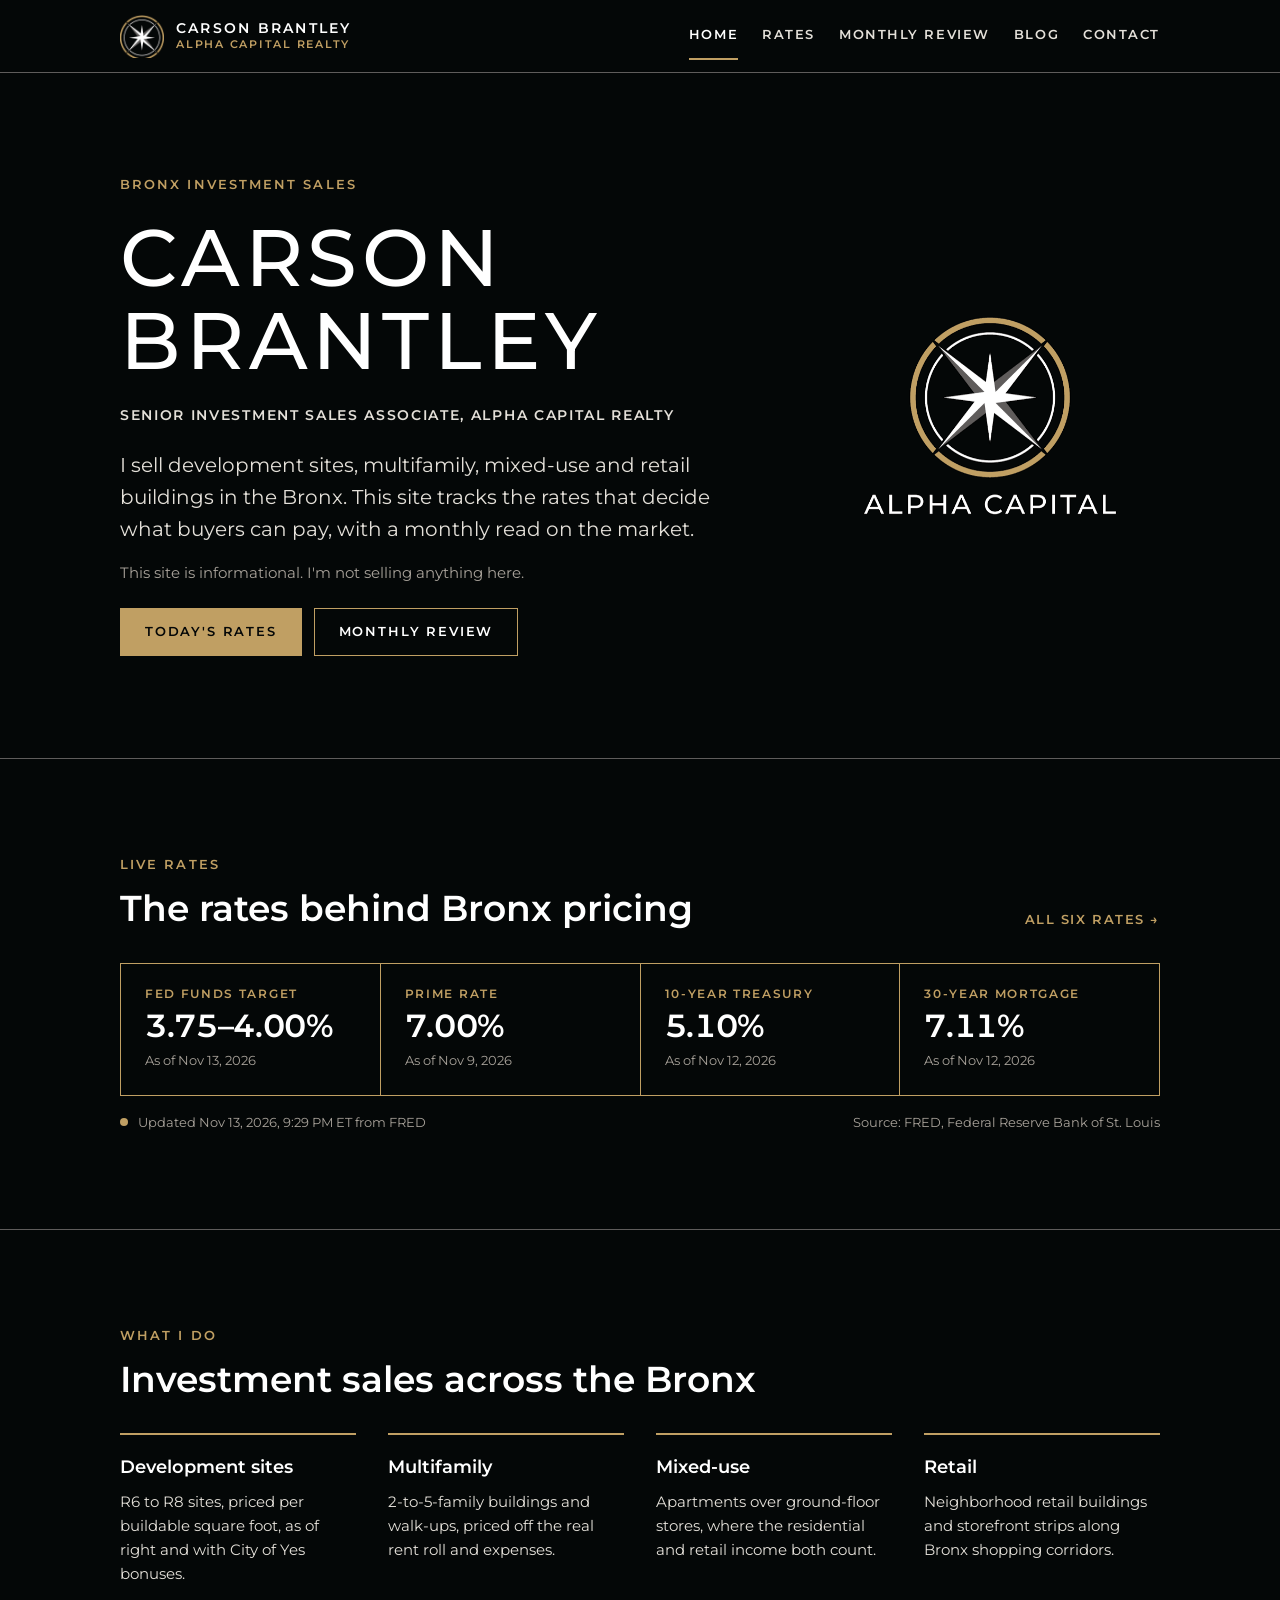
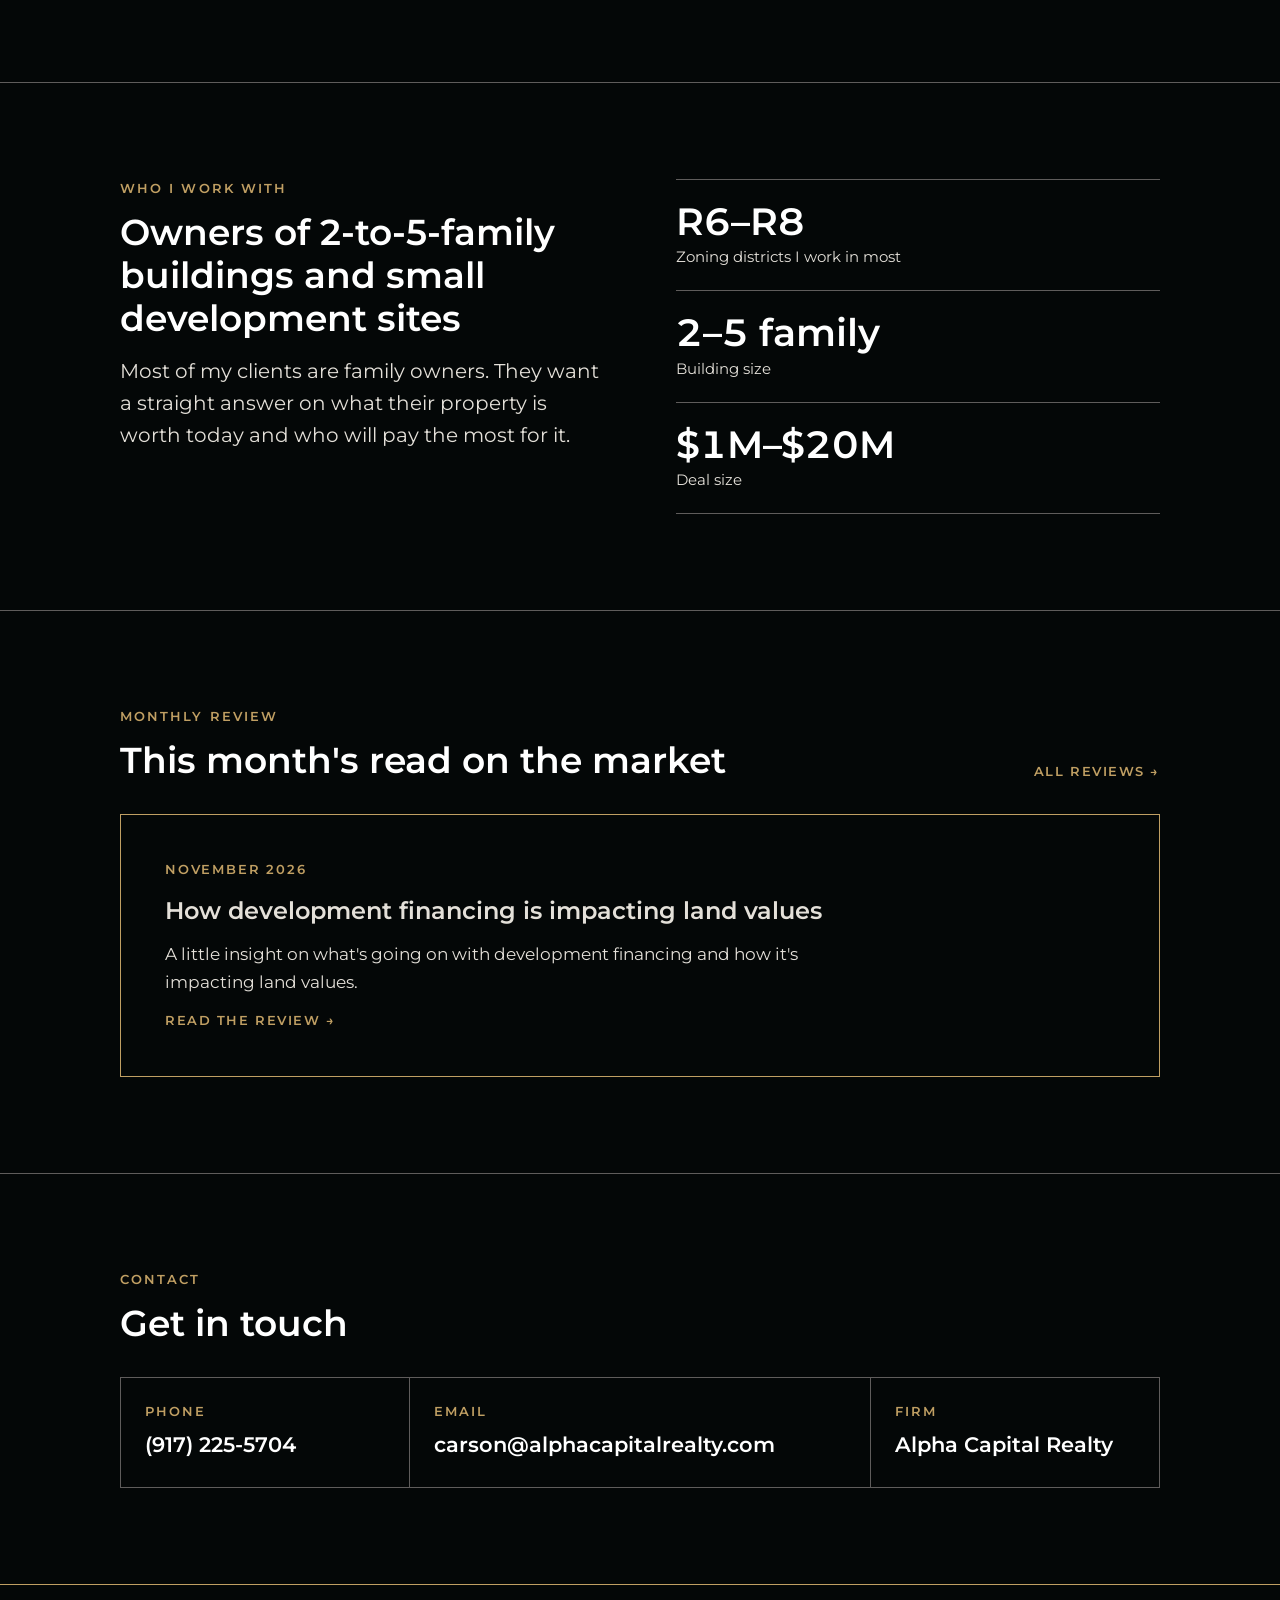
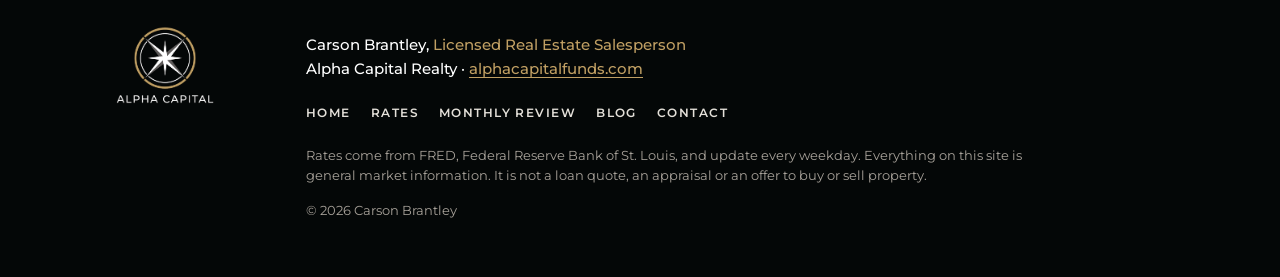
<file: index.html>
<!doctype html>
<html lang="en">
<head>
<meta charset="utf-8">
<meta name="viewport" content="width=device-width, initial-scale=1, viewport-fit=cover">
<title>Carson Brantley</title>
<meta name="claude:viewport-fit-sides" content="cover">
<meta name="description" content="Carson Brantley, Alpha Capital Realty. Bronx investment sales for development sites, multifamily, mixed-use and retail, with live rates and a monthly market review.">
<link rel="icon" href="assets/alpha-emblem.png" type="image/png">
<link rel="preconnect" href="https://fonts.googleapis.com">
<link rel="preconnect" href="https://fonts.gstatic.com" crossorigin>
<link rel="stylesheet" href="https://fonts.googleapis.com/css2?family=Montserrat:wght@400;500;600;700&amp;display=swap">
<link rel="stylesheet" href="assets/site.css">
</head>
<body data-root=".">

<header class="site-header">
  <div class="wrap">
    <a class="brand" href="index.html">
      <img src="assets/alpha-emblem.png" alt="" width="44" height="44">
      <span><span class="brand-name">Carson Brantley</span><span class="brand-firm">Alpha Capital Realty</span></span>
    </a>
    <nav class="nav" aria-label="Main">
      <a href="index.html" aria-current="page">Home</a>
      <a href="market.html">Rates</a>
      <a href="reviews.html">Monthly Review</a>
      <a href="blog.html">Blog</a>
      <a href="index.html#contact">Contact</a>
    </nav>
  </div>
</header>

<main>
  <section class="hero">
    <div class="wrap">
      <div class="hero-copy">
        <p class="eyebrow">Bronx Investment Sales</p>
        <h1 class="h-display">Carson Brantley</h1>
        <p class="hero-role">Senior Investment Sales Associate, Alpha Capital Realty</p>
        <p class="lede">I sell development sites, multifamily, mixed-use and retail buildings in the Bronx. This site tracks the rates that decide what buyers can pay, with a monthly read on the market.</p>
        <p class="hero-note">This site is informational. I'm not selling anything here.</p>
        <div class="actions">
          <a class="btn btn-gold" href="market.html">Today's rates</a>
          <a class="btn btn-line" href="reviews.html">Monthly review</a>
        </div>
      </div>
      <div class="hero-logo"><img src="assets/alpha-logo.png" alt="Alpha Capital" width="643" height="474"></div>
    </div>
  </section>

  <section class="band" aria-labelledby="rates-h">
    <div class="wrap">
      <div class="band-head">
        <div class="stack">
          <p class="eyebrow">Live rates</p>
          <h2 class="h-section" id="rates-h">The rates behind Bronx pricing</h2>
        </div>
        <a class="more" href="market.html">All six rates →</a>
      </div>
      <div class="rates" data-rates="fed,prime,t10,mort30"></div>
      <div class="rates-foot">
        <span class="stamp" data-stamp>Loading rates</span>
        <span class="fine">Source: FRED, Federal Reserve Bank of St. Louis</span>
      </div>
    </div>
  </section>

  <section class="band" aria-labelledby="focus-h">
    <div class="wrap">
      <div class="band-head">
        <div class="stack">
          <p class="eyebrow">What I do</p>
          <h2 class="h-section" id="focus-h">Investment sales across the Bronx</h2>
        </div>
      </div>
      <div class="focus">
        <article>
          <h3>Development sites</h3>
          <p>R6 to R8 sites, priced per buildable square foot, as of right and with City of Yes bonuses.</p>
        </article>
        <article>
          <h3>Multifamily</h3>
          <p>2-to-5-family buildings and walk-ups, priced off the real rent roll and expenses.</p>
        </article>
        <article>
          <h3>Mixed-use</h3>
          <p>Apartments over ground-floor stores, where the residential and retail income both count.</p>
        </article>
        <article>
          <h3>Retail</h3>
          <p>Neighborhood retail buildings and storefront strips along Bronx shopping corridors.</p>
        </article>
      </div>
    </div>
  </section>

  <section class="band" aria-labelledby="who-h">
    <div class="wrap split">
      <div class="stack">
        <p class="eyebrow">Who I work with</p>
        <h2 class="h-section" id="who-h">Owners of 2-to-5-family buildings and small development sites</h2>
        <p class="lede">Most of my clients are family owners. They want a straight answer on what their property is worth today and who will pay the most for it.</p>
      </div>
      <div class="facts">
        <div class="fact"><span class="fact-num">R6–R8</span><span class="fact-label">Zoning districts I work in most</span></div>
        <div class="fact"><span class="fact-num">2–5 family</span><span class="fact-label">Building size</span></div>
        <div class="fact"><span class="fact-num">$1M–$20M</span><span class="fact-label">Deal size</span></div>
      </div>
    </div>
  </section>

  <section class="band" aria-labelledby="review-h">
    <div class="wrap">
      <div class="band-head">
        <div class="stack">
          <p class="eyebrow">Monthly review</p>
          <h2 class="h-section" id="review-h">This month's read on the market</h2>
        </div>
        <a class="more" href="reviews.html">All reviews →</a>
      </div>
      <div data-review-latest></div>
    </div>
  </section>

  <section class="band" aria-labelledby="blog-h" data-post-band hidden>
    <div class="wrap">
      <div class="band-head">
        <div class="stack">
          <p class="eyebrow">Blog</p>
          <h2 class="h-section" id="blog-h">Latest from the blog</h2>
        </div>
        <a class="more" href="blog.html">All posts →</a>
      </div>
      <div class="review-list" data-post-list data-limit="3"></div>
    </div>
  </section>

  <section class="band" id="contact" aria-labelledby="contact-h">
    <div class="wrap">
      <div class="band-head">
        <div class="stack">
          <p class="eyebrow">Contact</p>
          <h2 class="h-section" id="contact-h">Get in touch</h2>
        </div>
      </div>
      <div class="contact">
        <div class="contact-item">
          <span class="eyebrow">Phone</span>
          <a class="contact-value" href="tel:+19172255704">(917) 225-5704</a>
        </div>
        <div class="contact-item">
          <span class="eyebrow">Email</span>
          <a class="contact-value" href="mailto:carson@alphacapitalrealty.com">carson@alphacapitalrealty.com</a>
        </div>
        <div class="contact-item">
          <span class="eyebrow">Firm</span>
          <a class="contact-value" href="https://www.alphacapitalfunds.com" target="_blank" rel="noopener">Alpha Capital Realty</a>
        </div>
      </div>
    </div>
  </section>
</main>

<footer class="site-footer">
  <div class="wrap">
    <img class="footer-logo" src="assets/alpha-logo.png" alt="Alpha Capital" width="643" height="474">
    <div class="footer-body">
      <p class="footer-id">Carson Brantley, <span class="license">Licensed Real Estate Salesperson</span><br>Alpha Capital Realty · <a href="https://www.alphacapitalfunds.com" target="_blank" rel="noopener">alphacapitalfunds.com</a></p>
      <nav class="footer-nav" aria-label="Footer">
        <a href="index.html">Home</a><a href="market.html">Rates</a><a href="reviews.html">Monthly Review</a><a href="blog.html">Blog</a><a href="index.html#contact">Contact</a>
      </nav>
      <p class="fine">Rates come from FRED, Federal Reserve Bank of St. Louis, and update every weekday. Everything on this site is general market information. It is not a loan quote, an appraisal or an offer to buy or sell property.</p>
      <p class="fine">© 2026 Carson Brantley</p>
    </div>
  </div>
</footer>

<script src="assets/site.js" defer></script>
</body>
</html>
</file>
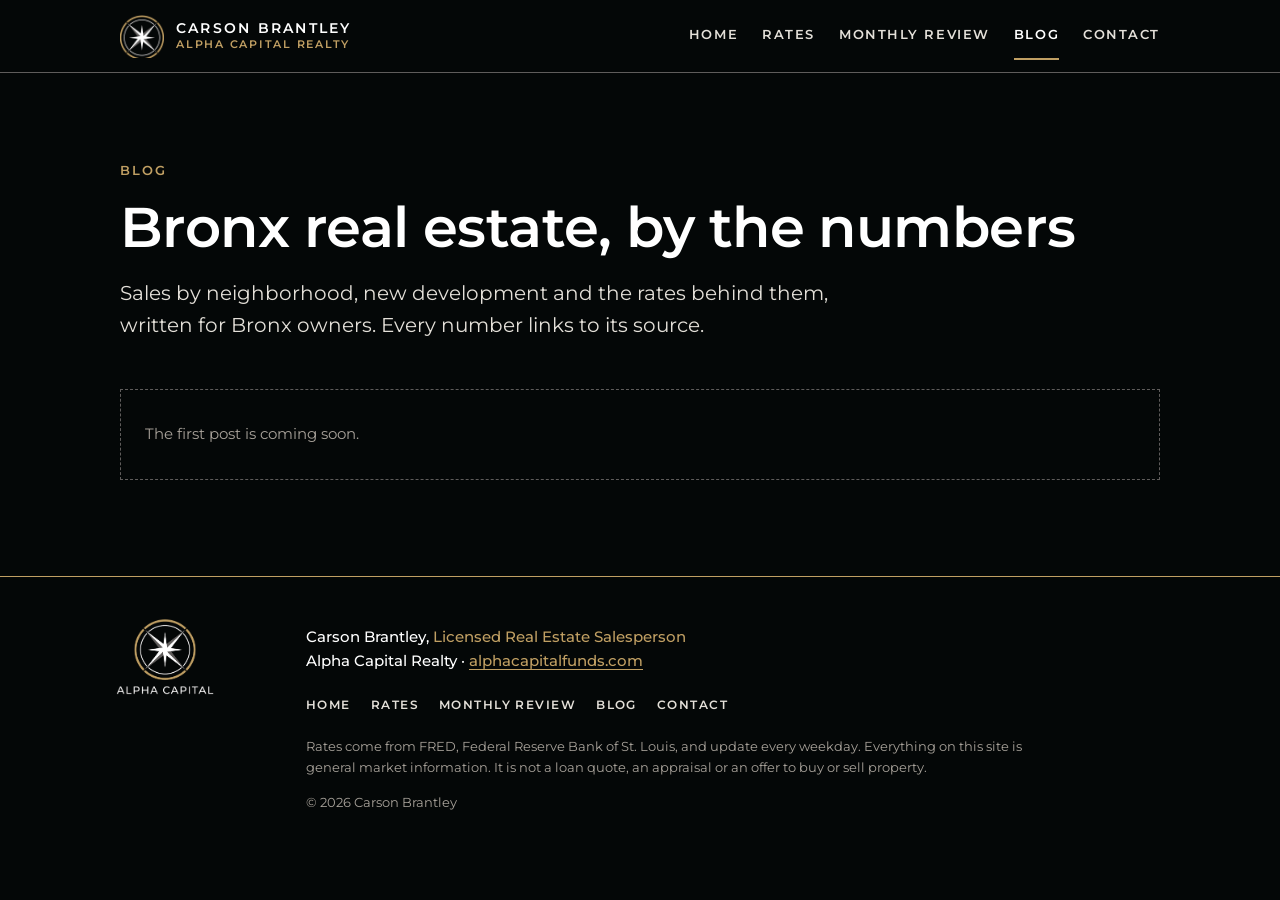
<file: blog.html>
<!doctype html>
<html lang="en">
<head>
<meta charset="utf-8">
<meta name="viewport" content="width=device-width, initial-scale=1, viewport-fit=cover">
<title>Blog | Carson Brantley</title>
<meta name="claude:viewport-fit-sides" content="cover">
<meta name="description" content="Bronx real estate by the numbers: sales by neighborhood, new development filings and rates, written for owners by Carson Brantley at Alpha Capital Realty.">
<link rel="icon" href="assets/alpha-emblem.png" type="image/png">
<link rel="preconnect" href="https://fonts.googleapis.com">
<link rel="preconnect" href="https://fonts.gstatic.com" crossorigin>
<link rel="stylesheet" href="https://fonts.googleapis.com/css2?family=Montserrat:wght@400;500;600;700&amp;display=swap">
<link rel="stylesheet" href="assets/site.css">
</head>
<body data-root=".">

<header class="site-header">
  <div class="wrap">
    <a class="brand" href="index.html">
      <img src="assets/alpha-emblem.png" alt="" width="44" height="44">
      <span><span class="brand-name">Carson Brantley</span><span class="brand-firm">Alpha Capital Realty</span></span>
    </a>
    <nav class="nav" aria-label="Main">
      <a href="index.html">Home</a>
      <a href="market.html">Rates</a>
      <a href="reviews.html">Monthly Review</a>
      <a href="blog.html" aria-current="page">Blog</a>
      <a href="index.html#contact">Contact</a>
    </nav>
  </div>
</header>

<main>
  <section class="page-head">
    <div class="wrap stack">
      <p class="eyebrow">Blog</p>
      <h1 class="h-page">Bronx real estate, by the numbers</h1>
      <p class="lede">Sales by neighborhood, new development and the rates behind them, written for Bronx owners. Every number links to its source.</p>
    </div>
  </section>

  <section style="padding-bottom: clamp(56px, 8vw, 96px)" aria-label="All posts">
    <div class="wrap">
      <div class="review-list" data-post-list></div>
    </div>
  </section>
</main>

<footer class="site-footer">
  <div class="wrap">
    <img class="footer-logo" src="assets/alpha-logo.png" alt="Alpha Capital" width="643" height="474">
    <div class="footer-body">
      <p class="footer-id">Carson Brantley, <span class="license">Licensed Real Estate Salesperson</span><br>Alpha Capital Realty · <a href="https://www.alphacapitalfunds.com" target="_blank" rel="noopener">alphacapitalfunds.com</a></p>
      <nav class="footer-nav" aria-label="Footer">
        <a href="index.html">Home</a><a href="market.html">Rates</a><a href="reviews.html">Monthly Review</a><a href="blog.html">Blog</a><a href="index.html#contact">Contact</a>
      </nav>
      <p class="fine">Rates come from FRED, Federal Reserve Bank of St. Louis, and update every weekday. Everything on this site is general market information. It is not a loan quote, an appraisal or an offer to buy or sell property.</p>
      <p class="fine">© 2026 Carson Brantley</p>
    </div>
  </div>
</footer>

<script src="assets/site.js" defer></script>
</body>
</html>
</file>
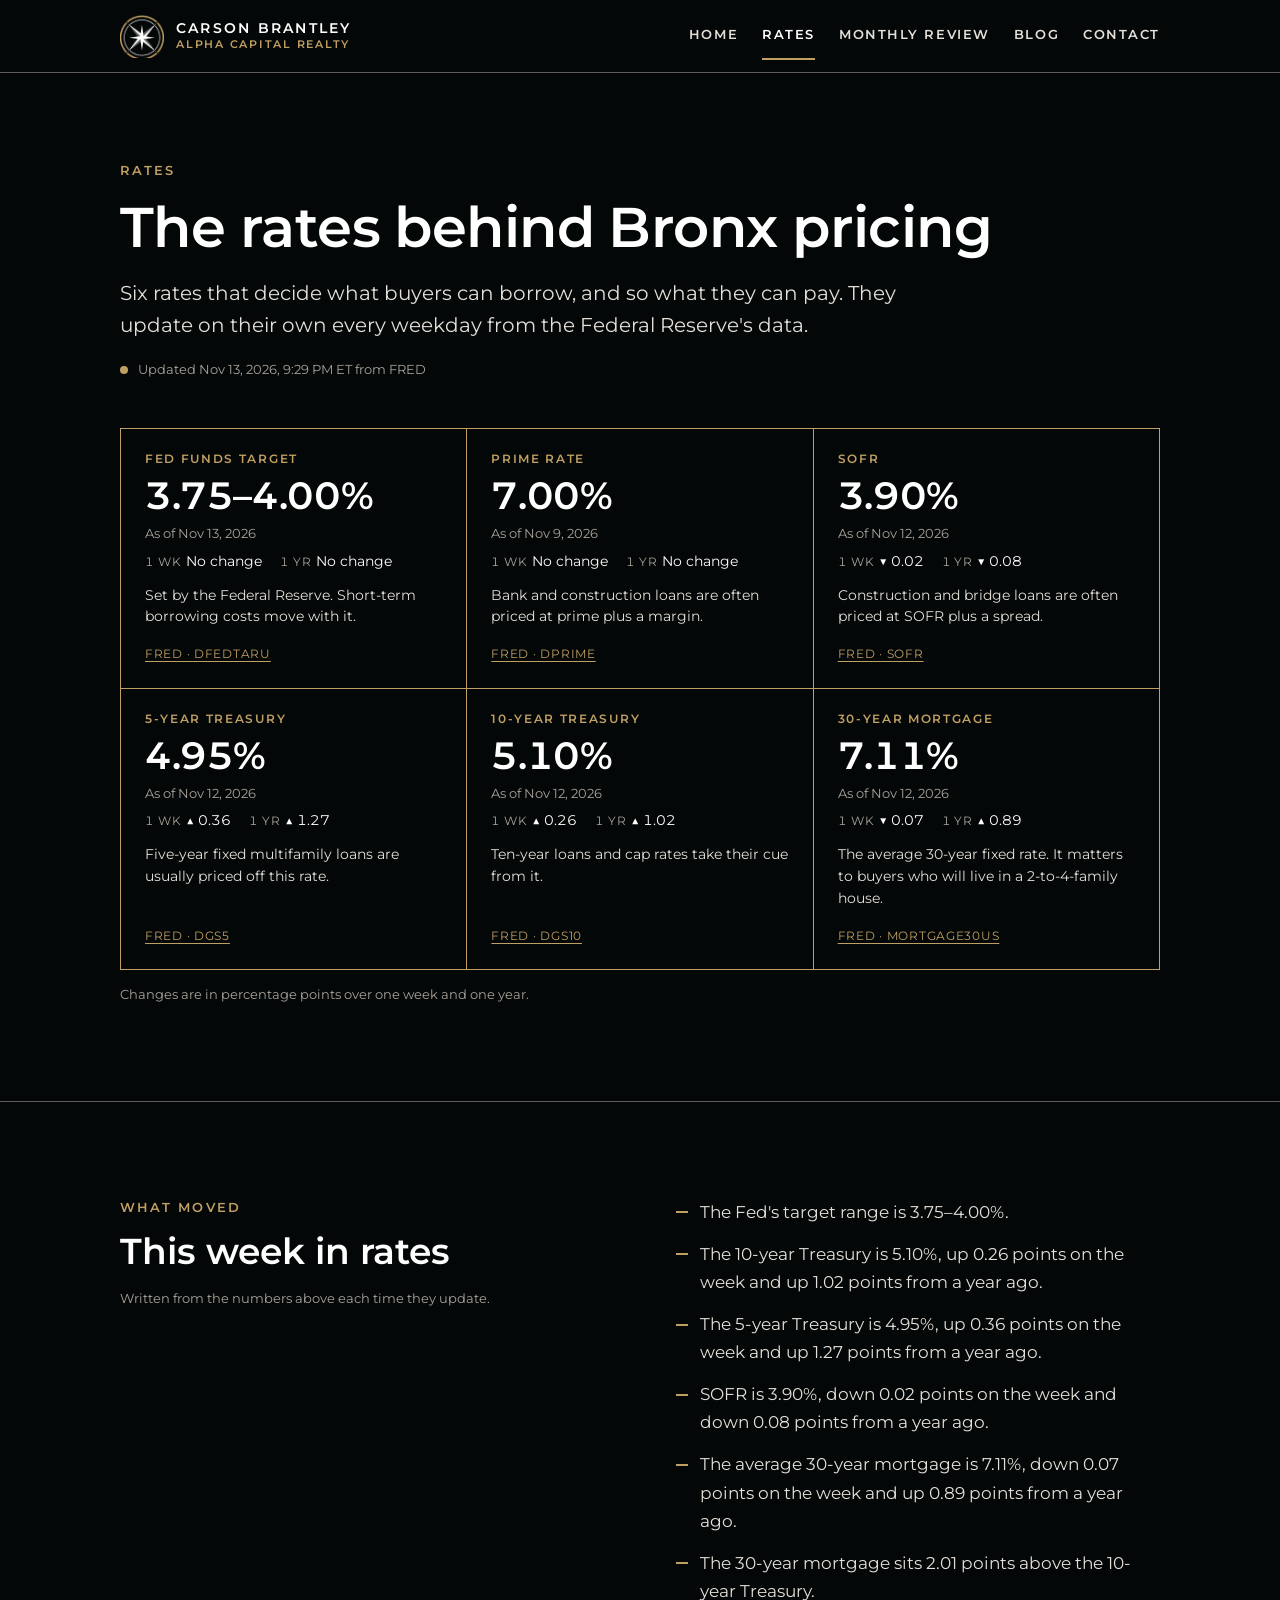
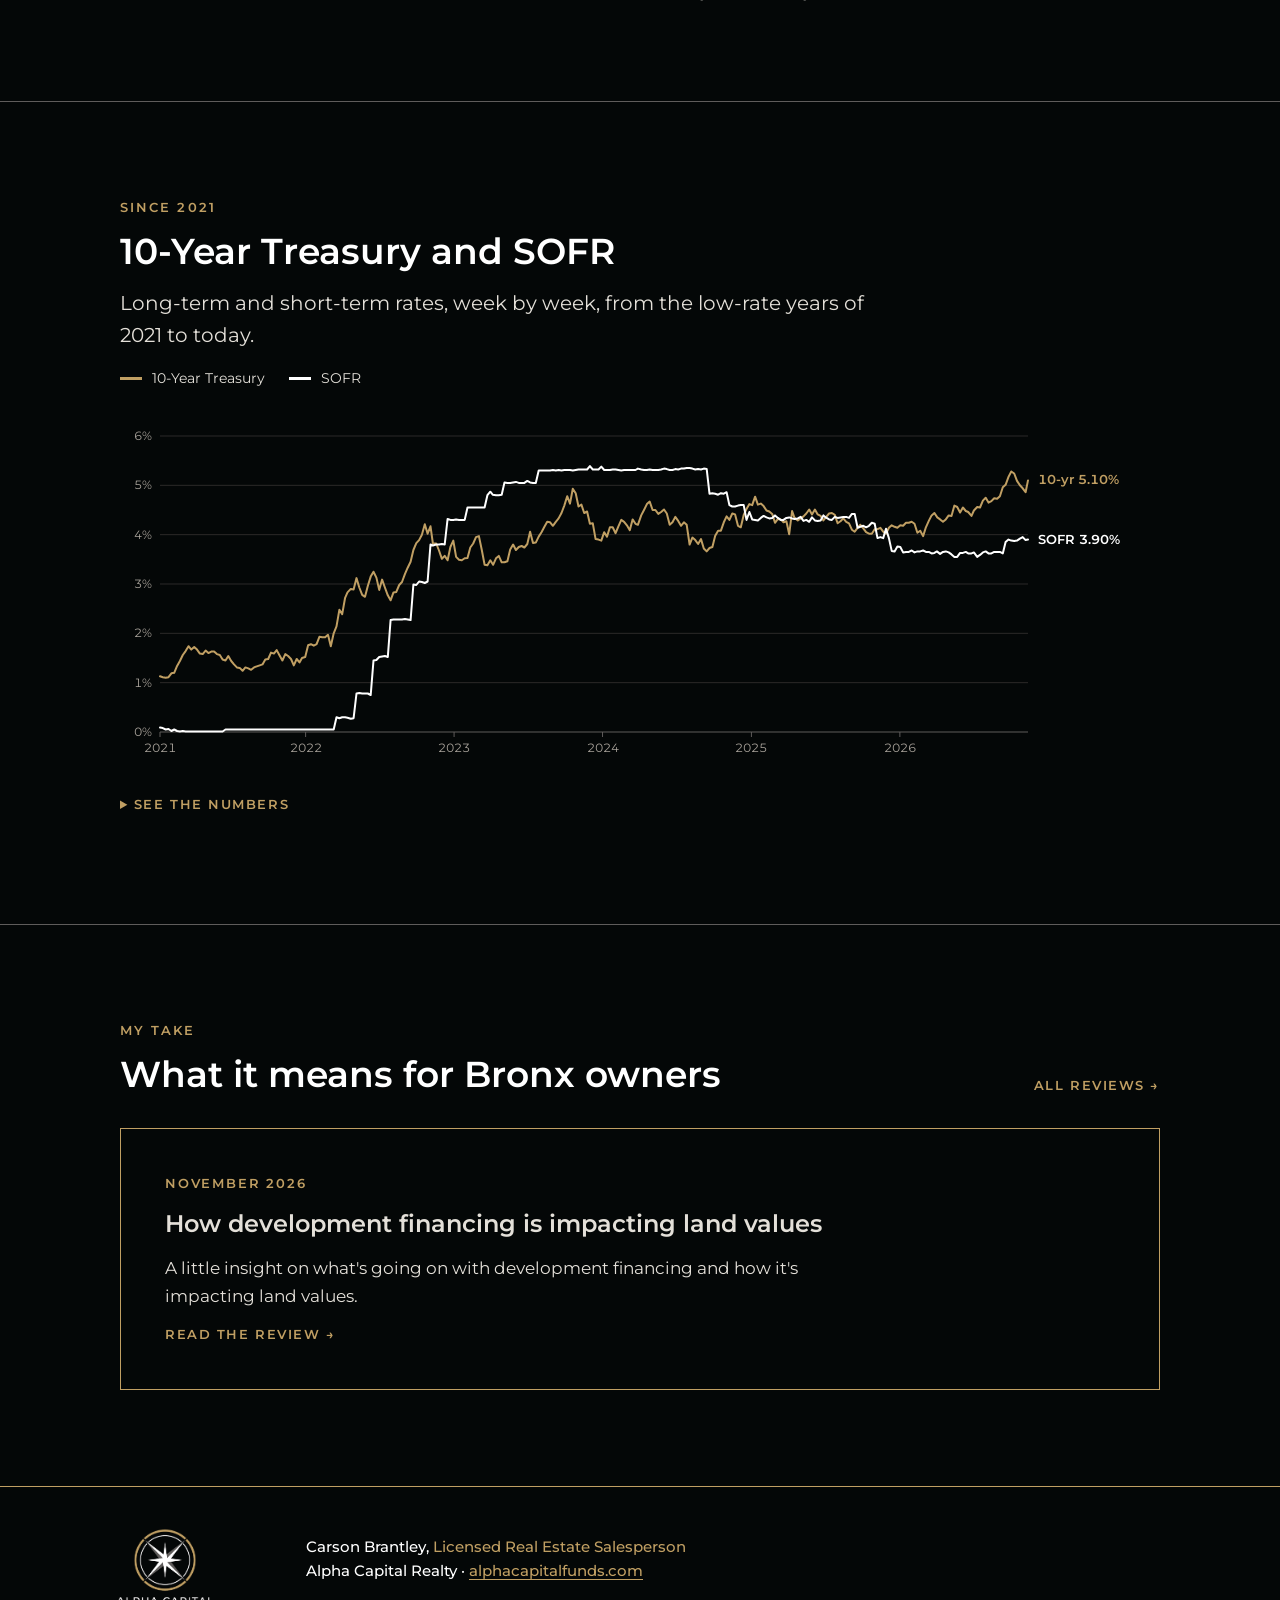
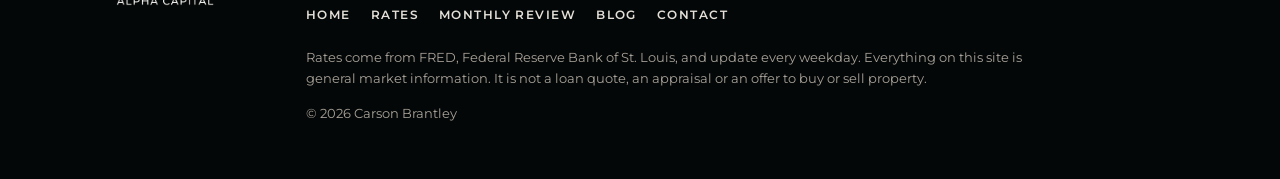
<file: market.html>
<!doctype html>
<html lang="en">
<head>
<meta charset="utf-8">
<meta name="viewport" content="width=device-width, initial-scale=1, viewport-fit=cover">
<title>Rates | Carson Brantley</title>
<meta name="claude:viewport-fit-sides" content="cover">
<meta name="description" content="Six rates that decide what Bronx buyers can borrow and pay, updated every weekday from the Federal Reserve's data.">
<link rel="icon" href="assets/alpha-emblem.png" type="image/png">
<link rel="preconnect" href="https://fonts.googleapis.com">
<link rel="preconnect" href="https://fonts.gstatic.com" crossorigin>
<link rel="stylesheet" href="https://fonts.googleapis.com/css2?family=Montserrat:wght@400;500;600;700&amp;display=swap">
<link rel="stylesheet" href="assets/site.css">
</head>
<body data-root=".">

<header class="site-header">
  <div class="wrap">
    <a class="brand" href="index.html">
      <img src="assets/alpha-emblem.png" alt="" width="44" height="44">
      <span><span class="brand-name">Carson Brantley</span><span class="brand-firm">Alpha Capital Realty</span></span>
    </a>
    <nav class="nav" aria-label="Main">
      <a href="index.html">Home</a>
      <a href="market.html" aria-current="page">Rates</a>
      <a href="reviews.html">Monthly Review</a>
      <a href="blog.html">Blog</a>
      <a href="index.html#contact">Contact</a>
    </nav>
  </div>
</header>

<main>
  <section class="page-head">
    <div class="wrap stack">
      <p class="eyebrow">Rates</p>
      <h1 class="h-page">The rates behind Bronx pricing</h1>
      <p class="lede">Six rates that decide what buyers can borrow, and so what they can pay. They update on their own every weekday from the Federal Reserve's data.</p>
      <span class="stamp" data-stamp>Loading rates</span>
    </div>
  </section>

  <section aria-label="Current rates">
    <div class="wrap">
      <p class="notice" data-preview-note hidden>This is a preview. Three rates show this week's readings; prime, SOFR and the 5-year Treasury, the week and year changes, and the chart since 2021 fill in on the first automatic update.</p>
      <div class="rates rates-6" data-rates="fed,prime,sofr,t5,t10,mort30" data-detailed></div>
      <p class="fine" style="margin-top: 14px">Changes are in percentage points over one week and one year.</p>
    </div>
  </section>

  <section class="band" style="margin-top: clamp(56px, 8vw, 96px)" aria-labelledby="moved-h">
    <div class="wrap split">
      <div class="stack">
        <p class="eyebrow">What moved</p>
        <h2 class="h-section" id="moved-h">This week in rates</h2>
        <p class="fine">Written from the numbers above each time they update.</p>
      </div>
      <ul class="recap" data-recap></ul>
    </div>
  </section>

  <section class="band" aria-labelledby="chart-h">
    <div class="wrap">
      <div class="band-head">
        <div class="stack">
          <p class="eyebrow">Since 2021</p>
          <h2 class="h-section" id="chart-h">10-Year Treasury and SOFR</h2>
          <p class="lede">Long-term and short-term rates, week by week, from the low-rate years of 2021 to today.</p>
        </div>
        <div class="legend" aria-hidden="true">
          <span><i class="key-t10"></i>10-Year Treasury</span>
          <span><i class="key-sofr"></i>SOFR</span>
        </div>
      </div>
      <div class="chart" data-chart></div>
      <details data-chart-details hidden>
        <summary>See the numbers</summary>
        <div class="table-wrap">
          <table>
            <thead><tr><th scope="col">Week</th><th scope="col">10-Year Treasury</th><th scope="col">SOFR</th></tr></thead>
            <tbody data-chart-table></tbody>
          </table>
        </div>
      </details>
    </div>
  </section>

  <section class="band" aria-labelledby="take-h">
    <div class="wrap">
      <div class="band-head">
        <div class="stack">
          <p class="eyebrow">My take</p>
          <h2 class="h-section" id="take-h">What it means for Bronx owners</h2>
        </div>
        <a class="more" href="reviews.html">All reviews →</a>
      </div>
      <div data-review-latest></div>
    </div>
  </section>
</main>

<footer class="site-footer">
  <div class="wrap">
    <img class="footer-logo" src="assets/alpha-logo.png" alt="Alpha Capital" width="643" height="474">
    <div class="footer-body">
      <p class="footer-id">Carson Brantley, <span class="license">Licensed Real Estate Salesperson</span><br>Alpha Capital Realty · <a href="https://www.alphacapitalfunds.com" target="_blank" rel="noopener">alphacapitalfunds.com</a></p>
      <nav class="footer-nav" aria-label="Footer">
        <a href="index.html">Home</a><a href="market.html">Rates</a><a href="reviews.html">Monthly Review</a><a href="blog.html">Blog</a><a href="index.html#contact">Contact</a>
      </nav>
      <p class="fine">Rates come from FRED, Federal Reserve Bank of St. Louis, and update every weekday. Everything on this site is general market information. It is not a loan quote, an appraisal or an offer to buy or sell property.</p>
      <p class="fine">© 2026 Carson Brantley</p>
    </div>
  </div>
</footer>

<script src="assets/site.js" defer></script>
</body>
</html>
</file>
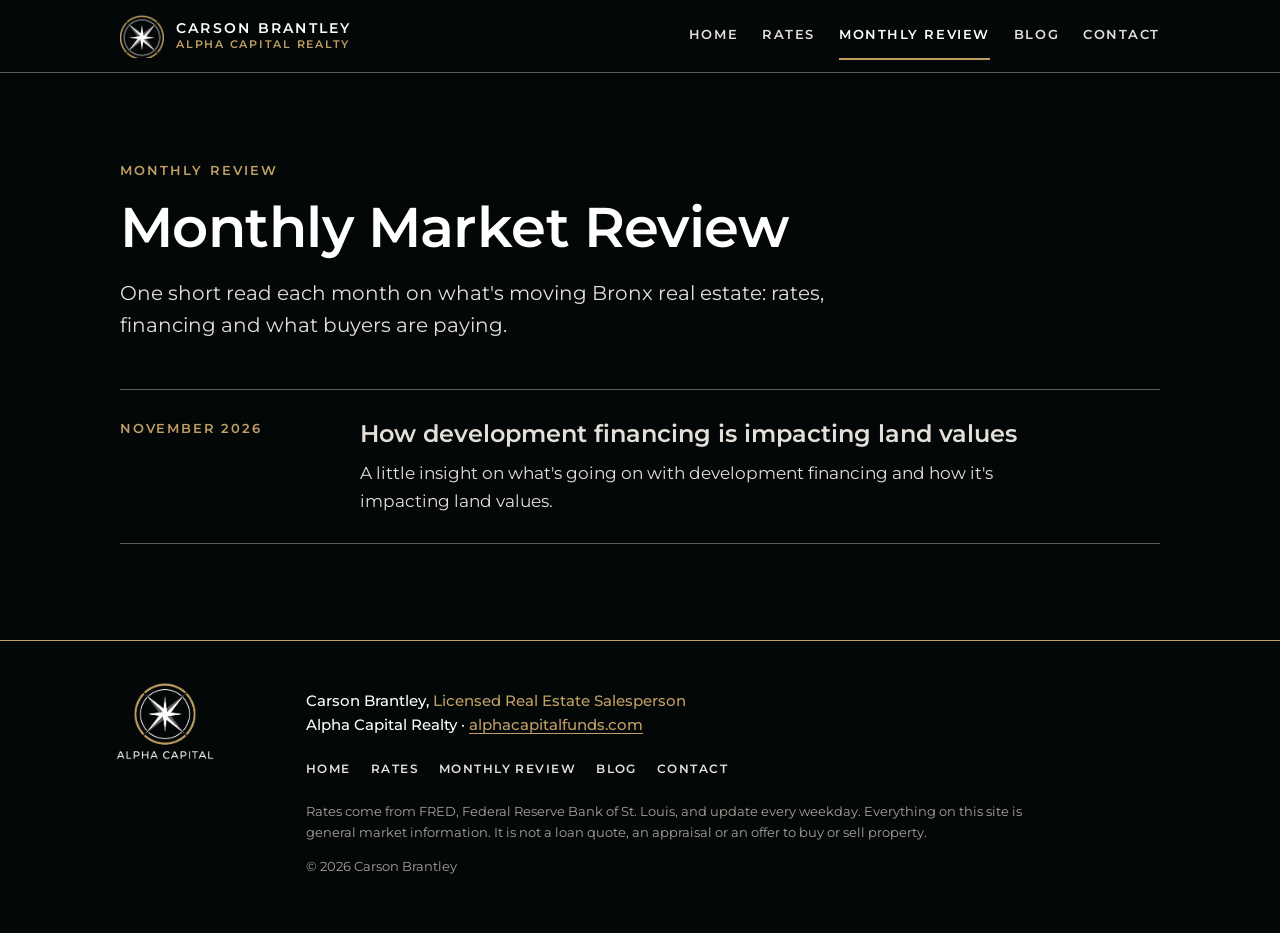
<file: reviews.html>
<!doctype html>
<html lang="en">
<head>
<meta charset="utf-8">
<meta name="viewport" content="width=device-width, initial-scale=1, viewport-fit=cover">
<title>Monthly Review | Carson Brantley</title>
<meta name="claude:viewport-fit-sides" content="cover">
<meta name="description" content="A short read each month on what is moving Bronx real estate, from Carson Brantley at Alpha Capital Realty.">
<link rel="icon" href="assets/alpha-emblem.png" type="image/png">
<link rel="preconnect" href="https://fonts.googleapis.com">
<link rel="preconnect" href="https://fonts.gstatic.com" crossorigin>
<link rel="stylesheet" href="https://fonts.googleapis.com/css2?family=Montserrat:wght@400;500;600;700&amp;display=swap">
<link rel="stylesheet" href="assets/site.css">
</head>
<body data-root=".">

<header class="site-header">
  <div class="wrap">
    <a class="brand" href="index.html">
      <img src="assets/alpha-emblem.png" alt="" width="44" height="44">
      <span><span class="brand-name">Carson Brantley</span><span class="brand-firm">Alpha Capital Realty</span></span>
    </a>
    <nav class="nav" aria-label="Main">
      <a href="index.html">Home</a>
      <a href="market.html">Rates</a>
      <a href="reviews.html" aria-current="page">Monthly Review</a>
      <a href="blog.html">Blog</a>
      <a href="index.html#contact">Contact</a>
    </nav>
  </div>
</header>

<main>
  <section class="page-head">
    <div class="wrap stack">
      <p class="eyebrow">Monthly review</p>
      <h1 class="h-page">Monthly Market Review</h1>
      <p class="lede">One short read each month on what's moving Bronx real estate: rates, financing and what buyers are paying.</p>
    </div>
  </section>

  <section style="padding-bottom: clamp(56px, 8vw, 96px)" aria-label="All reviews">
    <div class="wrap">
      <div class="review-list" data-review-list></div>
    </div>
  </section>
</main>

<footer class="site-footer">
  <div class="wrap">
    <img class="footer-logo" src="assets/alpha-logo.png" alt="Alpha Capital" width="643" height="474">
    <div class="footer-body">
      <p class="footer-id">Carson Brantley, <span class="license">Licensed Real Estate Salesperson</span><br>Alpha Capital Realty · <a href="https://www.alphacapitalfunds.com" target="_blank" rel="noopener">alphacapitalfunds.com</a></p>
      <nav class="footer-nav" aria-label="Footer">
        <a href="index.html">Home</a><a href="market.html">Rates</a><a href="reviews.html">Monthly Review</a><a href="blog.html">Blog</a><a href="index.html#contact">Contact</a>
      </nav>
      <p class="fine">Rates come from FRED, Federal Reserve Bank of St. Louis, and update every weekday. Everything on this site is general market information. It is not a loan quote, an appraisal or an offer to buy or sell property.</p>
      <p class="fine">© 2026 Carson Brantley</p>
    </div>
  </div>
</footer>

<script src="assets/site.js" defer></script>
</body>
</html>
</file>
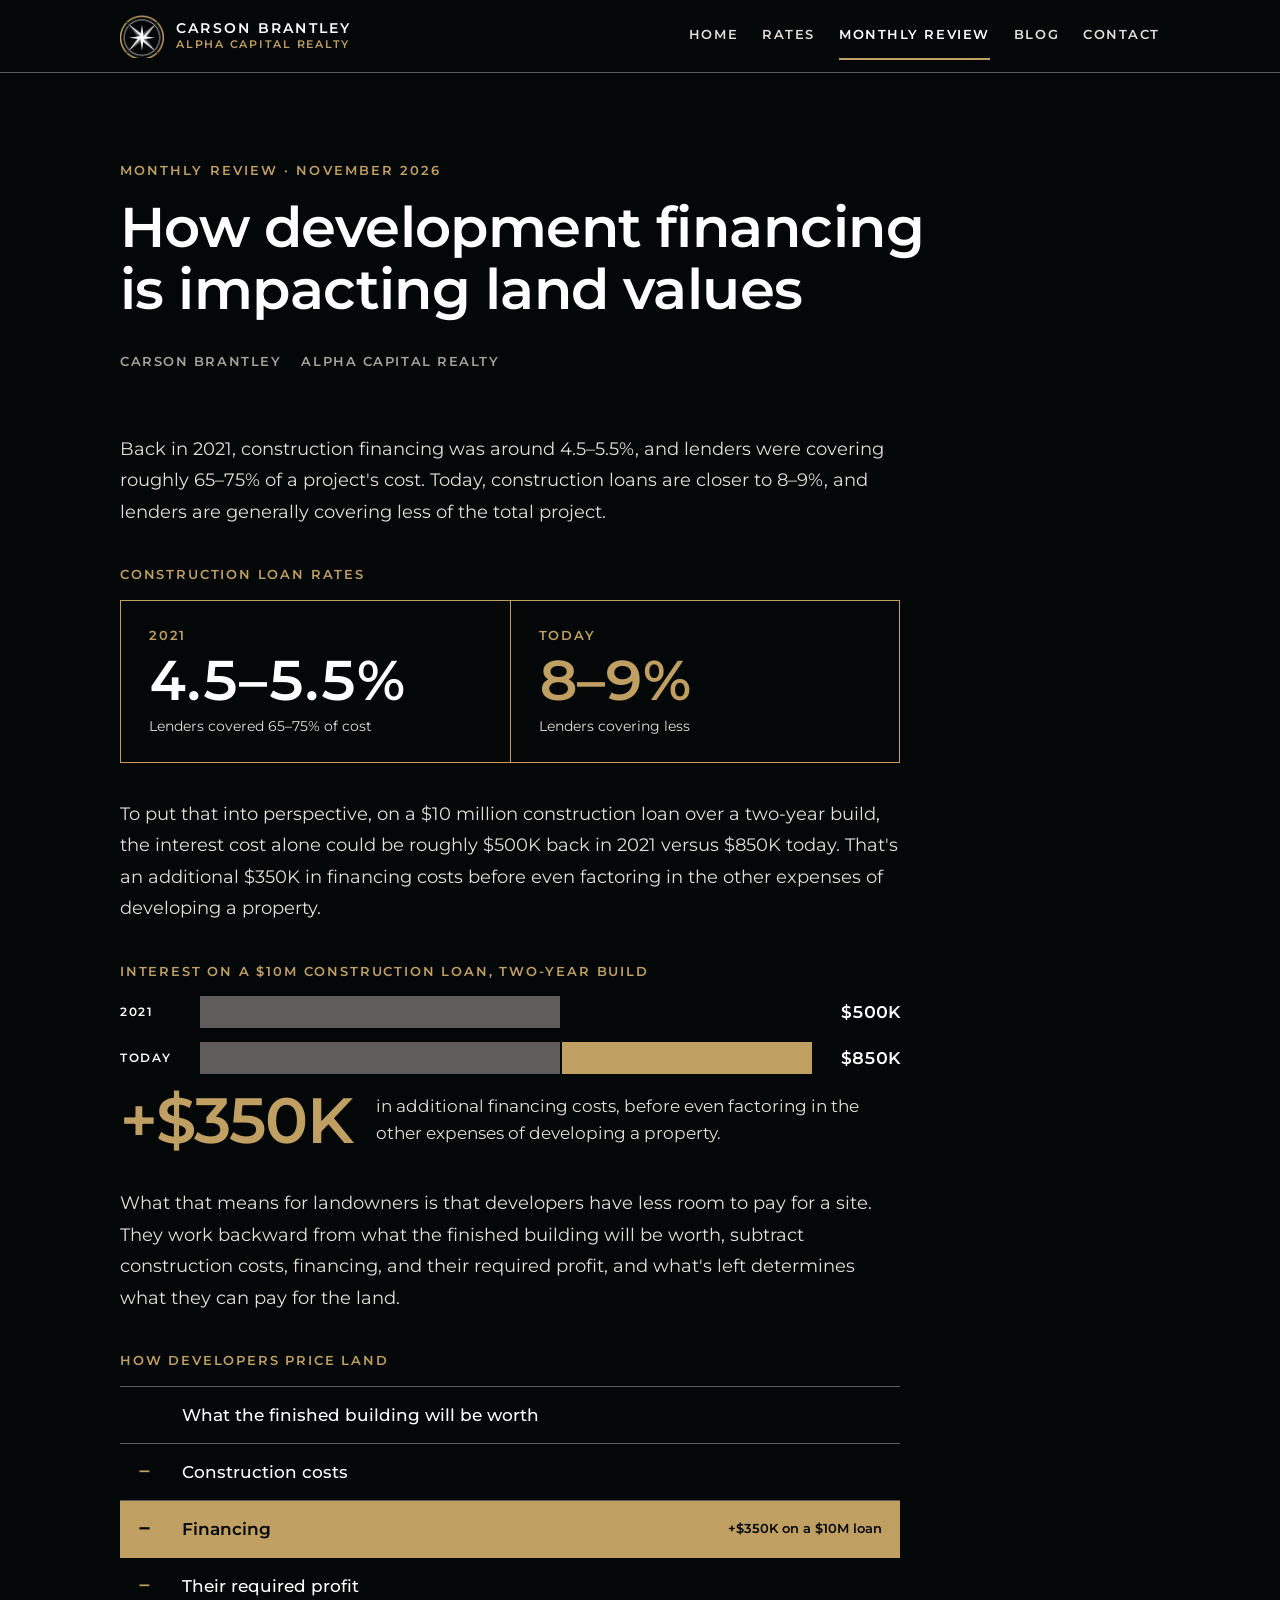
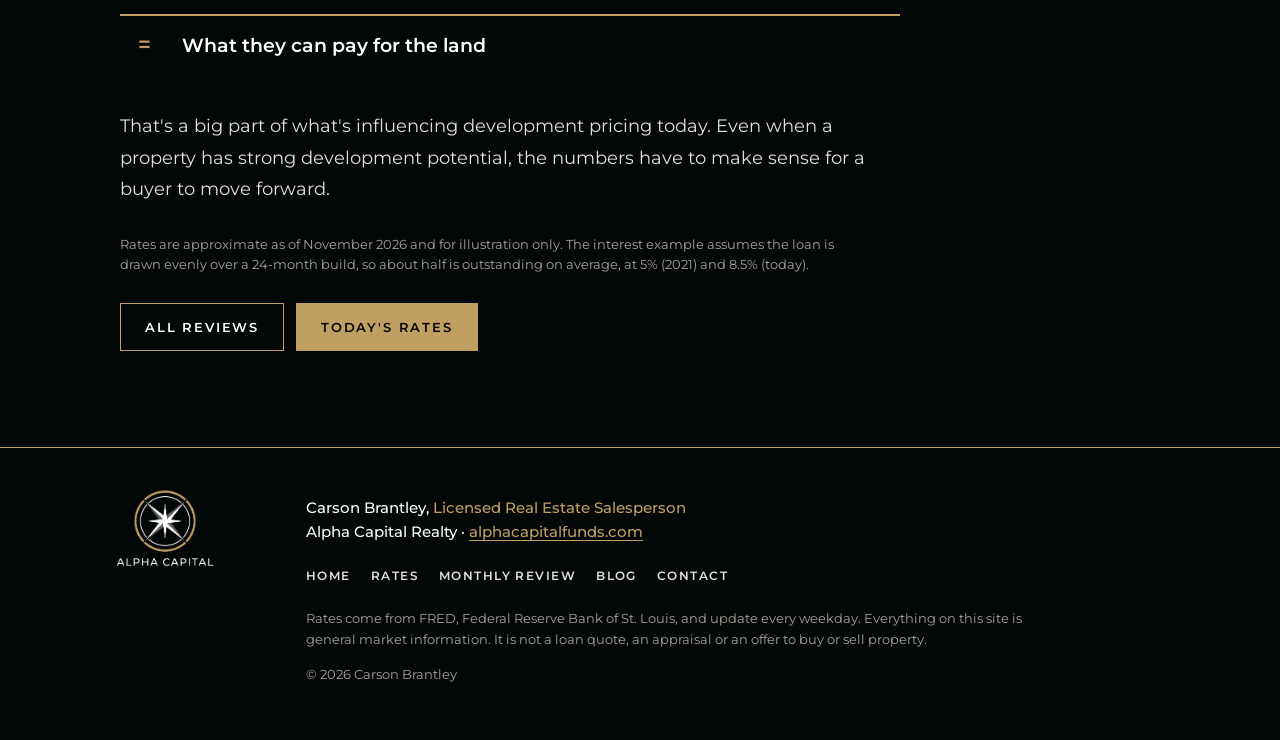
<file: reviews/2026-11-development-financing.html>
<!doctype html>
<html lang="en">
<head>
<meta charset="utf-8">
<meta name="viewport" content="width=device-width, initial-scale=1, viewport-fit=cover">
<title>How Development Financing Is Impacting Land Values | Carson Brantley</title>
<meta name="claude:viewport-fit-sides" content="cover">
<meta name="description" content="Construction loans went from about 4.5–5.5% in 2021 to 8–9% today. What that means for what developers can pay for land.">
<link rel="icon" href="../assets/alpha-emblem.png" type="image/png">
<link rel="preconnect" href="https://fonts.googleapis.com">
<link rel="preconnect" href="https://fonts.gstatic.com" crossorigin>
<link rel="stylesheet" href="https://fonts.googleapis.com/css2?family=Montserrat:wght@400;500;600;700&amp;display=swap">
<link rel="stylesheet" href="../assets/site.css">
</head>
<body data-root="..">

<header class="site-header">
  <div class="wrap">
    <a class="brand" href="../index.html">
      <img src="../assets/alpha-emblem.png" alt="" width="44" height="44">
      <span><span class="brand-name">Carson Brantley</span><span class="brand-firm">Alpha Capital Realty</span></span>
    </a>
    <nav class="nav" aria-label="Main">
      <a href="../index.html">Home</a>
      <a href="../market.html">Rates</a>
      <a href="../reviews.html" aria-current="page">Monthly Review</a>
      <a href="../blog.html">Blog</a>
      <a href="../index.html#contact">Contact</a>
    </nav>
  </div>
</header>

<main>
  <article>
    <header class="page-head">
      <div class="wrap stack">
        <p class="eyebrow">Monthly review · November 2026</p>
        <h1 class="h-page">How development financing is impacting land values</h1>
        <p class="byline"><span>Carson Brantley</span><span>Alpha Capital Realty</span></p>
      </div>
    </header>

    <div class="wrap" style="padding-bottom: clamp(56px, 8vw, 96px)">
      <div class="article">
        <p>Back in 2021, construction financing was around 4.5–5.5%, and lenders were covering roughly 65–75% of a project's cost. Today, construction loans are closer to 8–9%, and lenders are generally covering less of the total project.</p>

        <figure class="figure" aria-label="Construction loan rates: 4.5 to 5.5 percent in 2021, 8 to 9 percent today">
          <span class="figure-title">Construction loan rates</span>
          <div class="compare">
            <div><span class="figure-title">2021</span><span class="big">4.5–5.5%</span><span class="cap">Lenders covered 65–75% of cost</span></div>
            <div class="now"><span class="figure-title">Today</span><span class="big">8–9%</span><span class="cap">Lenders covering less</span></div>
          </div>
        </figure>

        <p>To put that into perspective, on a $10 million construction loan over a two-year build, the interest cost alone could be roughly $500K back in 2021 versus $850K today. That's an additional $350K in financing costs before even factoring in the other expenses of developing a property.</p>

        <figure class="figure" aria-label="Interest on a 10 million dollar construction loan over a two-year build: about 500 thousand dollars in 2021 versus 850 thousand today">
          <span class="figure-title">Interest on a $10M construction loan, two-year build</span>
          <div class="bars">
            <div class="bar-row">
              <span class="bar-label">2021</span>
              <span class="bar-track"><span class="bar-base" style="width: 58.82%"></span></span>
              <span class="bar-value">$500K</span>
            </div>
            <div class="bar-row">
              <span class="bar-label">Today</span>
              <span class="bar-track"><span class="bar-base" style="width: 58.82%"></span><span class="bar-extra"></span></span>
              <span class="bar-value">$850K</span>
            </div>
          </div>
          <div class="callout">
            <span class="big">+$350K</span>
            <p>in additional financing costs, before even factoring in the other expenses of developing a property.</p>
          </div>
        </figure>

        <p>What that means for landowners is that developers have less room to pay for a site. They work backward from what the finished building will be worth, subtract construction costs, financing, and their required profit, and what's left determines what they can pay for the land.</p>

        <figure class="figure" aria-label="How developers price land">
          <span class="figure-title">How developers price land</span>
          <div class="equation">
            <div class="eq-row"><span class="eq-op"></span><span>What the finished building will be worth</span></div>
            <div class="eq-row"><span class="eq-op">−</span><span>Construction costs</span></div>
            <div class="eq-row hl"><span class="eq-op">−</span><span>Financing</span><span class="eq-note">+$350K on a $10M loan</span></div>
            <div class="eq-row no-line"><span class="eq-op">−</span><span>Their required profit</span></div>
            <div class="eq-row total"><span class="eq-op">=</span><span>What they can pay for the land</span></div>
          </div>
        </figure>

        <p>That's a big part of what's influencing development pricing today. Even when a property has strong development potential, the numbers have to make sense for a buyer to move forward.</p>

        <p class="fine">Rates are approximate as of November 2026 and for illustration only. The interest example assumes the loan is drawn evenly over a 24-month build, so about half is outstanding on average, at 5% (2021) and 8.5% (today).</p>

        <div class="actions">
          <a class="btn btn-line" href="../reviews.html">All reviews</a>
          <a class="btn btn-gold" href="../market.html">Today's rates</a>
        </div>
      </div>
    </div>
  </article>
</main>

<footer class="site-footer">
  <div class="wrap">
    <img class="footer-logo" src="../assets/alpha-logo.png" alt="Alpha Capital" width="643" height="474">
    <div class="footer-body">
      <p class="footer-id">Carson Brantley, <span class="license">Licensed Real Estate Salesperson</span><br>Alpha Capital Realty · <a href="https://www.alphacapitalfunds.com" target="_blank" rel="noopener">alphacapitalfunds.com</a></p>
      <nav class="footer-nav" aria-label="Footer">
        <a href="../index.html">Home</a><a href="../market.html">Rates</a><a href="../reviews.html">Monthly Review</a><a href="../blog.html">Blog</a><a href="../index.html#contact">Contact</a>
      </nav>
      <p class="fine">Rates come from FRED, Federal Reserve Bank of St. Louis, and update every weekday. Everything on this site is general market information. It is not a loan quote, an appraisal or an offer to buy or sell property.</p>
      <p class="fine">© 2026 Carson Brantley</p>
    </div>
  </div>
</footer>

</body>
</html>
</file>
<file: assets/site.css>
/* Layout: one 1120px column on Alpha black. Hairlines divide sections; gold marks what is live or matters most.
   One dark look by design: the Alpha logo only sits on black, so there is no light theme. */
:root {
  --bg: #040707;        /* Alpha black, the logo's own ground */
  --ink: #ffffff;       /* headlines and key numbers */
  --text: #e4e0d9;      /* running text, warm white (15:1 on --bg) */
  --muted: #a8a29a;     /* captions and fine print (7.9:1) */
  --gold: #c09f63;      /* Alpha gold: trim, labels, the 10-year line (8.1:1) */
  --gold-hi: #d6b981;   /* gold on hover */
  --line: #5f5c5b;      /* Alpha gray hairlines and the 2021 bars */
  --grid: #2b2928;      /* chart gridlines */
  --on-gold: #040707;   /* text set on gold */
  --font: "Montserrat", "Helvetica Neue", Arial, sans-serif;
  --wrap: 1120px;
  color-scheme: dark;
}

*, *::before, *::after { box-sizing: border-box; }
html { -webkit-text-size-adjust: 100%; background: var(--bg); }
body {
  margin: 0;
  background: var(--bg);
  color: var(--text);
  font-family: var(--font);
  font-size: 17px;
  line-height: 1.65;
  -webkit-font-smoothing: antialiased;
}
img { max-width: 100%; height: auto; }
a { color: var(--gold); text-underline-offset: 3px; }
a:hover { color: var(--gold-hi); }
:focus-visible { outline: 2px solid var(--gold); outline-offset: 3px; }
.sr { position: absolute; width: 1px; height: 1px; overflow: hidden; clip: rect(0 0 0 0); white-space: nowrap; }

.wrap {
  width: 100%;
  max-width: var(--wrap);
  margin-inline: auto;
  padding-left: max(16px, env(safe-area-inset-left, 0px));
  padding-right: max(16px, env(safe-area-inset-right, 0px));
}
@media (min-width: 720px) {
  .wrap {
    padding-left: max(40px, env(safe-area-inset-left, 0px));
    padding-right: max(40px, env(safe-area-inset-right, 0px));
  }
}

/* Header */
.site-header { border-bottom: 1px solid var(--line); }
.site-header .wrap {
  display: flex; flex-wrap: wrap; align-items: center; justify-content: space-between;
  gap: 4px 32px; padding-block: 12px;
}
.brand { display: inline-flex; align-items: center; gap: 12px; min-height: 48px; color: var(--ink); text-decoration: none; }
.brand:hover { color: var(--ink); }
.brand img { width: 44px; height: 44px; display: block; }
.brand-name { display: block; font-size: 14px; font-weight: 600; letter-spacing: .16em; text-transform: uppercase; line-height: 1.3; }
.brand-firm { display: block; font-size: 11px; font-weight: 600; letter-spacing: .16em; text-transform: uppercase; line-height: 1.4; color: var(--gold); }
.nav { display: flex; flex-wrap: wrap; column-gap: 24px; }
.nav a {
  display: inline-block; padding-block: 12px;
  font-size: 13px; font-weight: 600; letter-spacing: .12em; text-transform: uppercase;
  color: var(--text); text-decoration: none; border-bottom: 2px solid transparent;
}
.nav a:hover { color: var(--ink); }
.nav a[aria-current="page"] { color: var(--ink); border-bottom-color: var(--gold); }
@media (max-width: 480px) {
  .nav { column-gap: 14px; }
  .nav a { font-size: 12px; letter-spacing: .08em; }
  .nav a[href$="index.html"] { display: none; } /* the logo already goes home; keeps the menu on one line */
}

/* Type */
h1, h2, h3 { margin: 0; color: var(--ink); text-wrap: balance; }
.eyebrow { margin: 0; font-size: 13px; font-weight: 600; letter-spacing: .16em; text-transform: uppercase; line-height: 1.4; color: var(--gold); }
.h-display { font-size: clamp(40px, 7.2vw, 80px); font-weight: 500; letter-spacing: .06em; text-transform: uppercase; line-height: 1.04; }
.h-page { font-size: clamp(34px, 5vw, 56px); font-weight: 600; letter-spacing: -.01em; line-height: 1.1; }
.h-section { font-size: clamp(26px, 3.2vw, 36px); font-weight: 600; line-height: 1.2; }
.h-card { font-size: clamp(20px, 2.2vw, 24px); font-weight: 600; line-height: 1.3; }
.lede { margin: 0; max-width: 60ch; font-size: clamp(18px, 1.6vw, 20px); line-height: 1.6; color: var(--text); }
.muted { color: var(--muted); }
.fine { margin: 0; max-width: 80ch; font-size: 13px; line-height: 1.6; color: var(--muted); }
.stack { display: grid; gap: 14px; justify-items: start; min-width: 0; }

/* Buttons */
.actions { display: flex; flex-wrap: wrap; gap: 12px; }
.btn {
  display: inline-flex; align-items: center; justify-content: center; min-height: 48px; padding-inline: 24px;
  border: 1px solid var(--gold); font: 600 13px/1 var(--font); letter-spacing: .14em; text-transform: uppercase; text-decoration: none;
  transition: background-color .15s, color .15s, border-color .15s;
}
.btn-gold { background: var(--gold); color: var(--on-gold); }
.btn-gold:hover { background: var(--gold-hi); border-color: var(--gold-hi); color: var(--on-gold); }
.btn-line { background: transparent; color: var(--ink); }
.btn-line:hover { background: var(--gold); color: var(--on-gold); }
.more { font-size: 13px; font-weight: 600; letter-spacing: .12em; text-transform: uppercase; text-decoration: none; white-space: nowrap; }

/* Sections */
.band { border-top: 1px solid var(--line); padding-block: clamp(56px, 8vw, 96px); }
.band-head { display: flex; flex-wrap: wrap; align-items: end; justify-content: space-between; gap: 16px 32px; margin-bottom: 32px; }
.page-head { padding-block: clamp(48px, 7vw, 88px) clamp(32px, 4vw, 48px); }
.page-head .stack { gap: 18px; }

/* Hero */
.hero .wrap {
  display: grid; grid-template-columns: minmax(0, 1fr) auto; align-items: center;
  gap: 32px 56px; padding-block: clamp(48px, 8vw, 104px);
}
.hero-copy { display: grid; gap: 22px; justify-items: start; min-width: 0; }
.hero-role { margin: 0; font-size: 14px; font-weight: 600; letter-spacing: .12em; text-transform: uppercase; color: var(--text); }
.hero-note { margin: -6px 0 0; font-size: 15px; color: var(--muted); }
.hero-logo { width: clamp(220px, 28vw, 340px); }
.hero-logo img { display: block; width: 100%; }
@media (max-width: 760px) {
  .hero .wrap { grid-template-columns: minmax(0, 1fr); }
  .hero-logo { order: -1; width: 168px; margin-left: -22px; }
}

/* Live stamp and notices */
.stamp { display: inline-flex; align-items: center; gap: 10px; font-size: 13px; color: var(--muted); }
.stamp::before { content: ""; width: 8px; height: 8px; border-radius: 50%; background: var(--gold); flex: none; }
.notice { margin: 0 0 24px; padding: 14px 18px; border: 1px solid var(--line); font-size: 14px; line-height: 1.6; color: var(--text); }

/* Rate tiles: gold hairlines between cells come from the 1px gap over a gold ground */
.rates { display: grid; grid-template-columns: repeat(4, minmax(0, 1fr)); gap: 1px; background: var(--gold); border: 1px solid var(--gold); }
.rates-6 { grid-template-columns: repeat(3, minmax(0, 1fr)); }
.rate { background: var(--bg); padding: 22px 24px 24px; display: flex; flex-direction: column; gap: 6px; min-width: 0; }
.rate-name { font-size: 12px; font-weight: 600; letter-spacing: .14em; text-transform: uppercase; color: var(--gold); line-height: 1.4; }
.rate-value { font-size: clamp(22px, 2.6vw, 32px); font-weight: 600; letter-spacing: -.01em; line-height: 1.15; color: var(--ink); font-variant-numeric: tabular-nums; white-space: nowrap; }
.rates-6 .rate-value { font-size: clamp(28px, 3vw, 40px); }
.rate-asof { font-size: 13px; line-height: 1.5; color: var(--muted); }
.rate-moves { display: flex; flex-wrap: wrap; gap: 2px 18px; font-size: 14px; color: var(--ink); font-variant-numeric: tabular-nums; }
.rate-moves .muted { font-size: 12px; letter-spacing: .08em; text-transform: uppercase; margin-right: 4px; }
.rate-drives { margin: 6px 0 0; font-size: 14px; line-height: 1.55; color: var(--text); }
.rate-source { margin-top: auto; padding-top: 10px; font-size: 12px; letter-spacing: .06em; }
.rate-pending .rate-value { color: var(--muted); }
@media (max-width: 900px) {
  .rates, .rates-6 { grid-template-columns: repeat(2, minmax(0, 1fr)); }
}
@media (max-width: 560px) {
  .rates-6 { grid-template-columns: minmax(0, 1fr); }
  .rates:not(.rates-6) { grid-template-columns: minmax(0, 1fr); }
  .rates:not(.rates-6) .rate { display: grid; grid-template-columns: minmax(0, 1fr) auto; align-items: center; column-gap: 16px; padding: 16px 18px; }
  .rates:not(.rates-6) .rate-value { grid-column: 2; grid-row: 1 / span 2; }
}
.rates-foot { display: flex; flex-wrap: wrap; justify-content: space-between; gap: 8px 24px; margin-top: 16px; }

/* What I do */
.focus { display: grid; grid-template-columns: repeat(4, minmax(0, 1fr)); gap: 40px 32px; }
.focus article { border-top: 2px solid var(--gold); padding-top: 20px; display: grid; gap: 10px; align-content: start; min-width: 0; }
.focus h3 { font-size: 18px; font-weight: 600; line-height: 1.35; }
.focus p { margin: 0; font-size: 15px; line-height: 1.6; }
@media (max-width: 960px) { .focus { grid-template-columns: repeat(2, minmax(0, 1fr)); } }
@media (max-width: 560px) { .focus { grid-template-columns: minmax(0, 1fr); } }

/* Who I work with */
.split { display: grid; grid-template-columns: minmax(0, 1fr) minmax(0, 1fr); gap: 40px 72px; align-items: start; }
@media (max-width: 860px) { .split { grid-template-columns: minmax(0, 1fr); } }
.facts { display: grid; }
.fact { display: grid; gap: 2px; padding-block: 20px; border-bottom: 1px solid var(--line); }
.fact:first-child { border-top: 1px solid var(--line); }
.fact-num { font-size: clamp(28px, 3.2vw, 38px); font-weight: 600; line-height: 1.15; color: var(--ink); font-variant-numeric: tabular-nums; }
.fact-label { font-size: 15px; color: var(--text); }

/* Monthly review */
.review-card {
  display: grid; gap: 14px; justify-items: start; padding: clamp(24px, 4vw, 44px);
  border: 1px solid var(--gold); color: var(--text); text-decoration: none;
}
.review-card:hover { color: var(--text); }
.review-card:hover .h-card { text-decoration: underline; text-decoration-color: var(--gold); text-decoration-thickness: 2px; }
.review-meta { font-size: 13px; font-weight: 600; letter-spacing: .14em; text-transform: uppercase; color: var(--gold); }
.review-sum { margin: 0; max-width: 64ch; }
.read { font-size: 13px; font-weight: 600; letter-spacing: .12em; text-transform: uppercase; color: var(--gold); }
.review-list { display: grid; border-top: 1px solid var(--line); }
.review-row {
  display: grid; grid-template-columns: 200px minmax(0, 1fr); gap: 8px 40px; padding-block: 28px;
  border-bottom: 1px solid var(--line); color: var(--text); text-decoration: none;
}
.review-row:hover { color: var(--text); }
.review-row:hover .h-card { text-decoration: underline; text-decoration-color: var(--gold); text-decoration-thickness: 2px; }
.review-row .stack { gap: 10px; }
@media (max-width: 640px) { .review-row { grid-template-columns: minmax(0, 1fr); } }

/* Blog list: date over category in the left column */
.post-meta { display: grid; gap: 4px; align-content: start; }
.post-cat { font-size: 13px; line-height: 1.5; color: var(--muted); }
.empty-note { margin: 0; padding: 32px 24px; border: 1px dashed var(--line); color: var(--muted); font-size: 15px; }

/* Contact */
.contact { display: grid; grid-template-columns: minmax(0, 1fr) minmax(0, 1.6fr) minmax(0, 1fr); gap: 1px; background: var(--line); border: 1px solid var(--line); }
.contact-item { background: var(--bg); padding: 24px; display: grid; gap: 8px; align-content: start; min-width: 0; }
.contact-value { font-size: clamp(16px, 1.8vw, 21px); font-weight: 600; color: var(--ink); text-decoration: none; overflow-wrap: anywhere; }
a.contact-value:hover { color: var(--gold-hi); }
@media (max-width: 760px) { .contact { grid-template-columns: minmax(0, 1fr); } }

/* Recap */
.recap { display: grid; gap: 14px; margin: 0; padding: 0; list-style: none; max-width: 68ch; }
.recap li { position: relative; padding-left: 24px; }
.recap li::before { content: ""; position: absolute; left: 0; top: .78em; width: 12px; height: 2px; background: var(--gold); }

/* Chart */
.legend { display: flex; flex-wrap: wrap; gap: 8px 24px; font-size: 14px; color: var(--text); }
.legend span { display: inline-flex; align-items: center; gap: 10px; }
.legend i { display: inline-block; width: 22px; height: 3px; }
.key-t10 { background: var(--gold); }
.key-sofr { background: var(--ink); }
.chart { position: relative; margin-top: 20px; }
.chart svg { display: block; width: 100%; height: auto; overflow: visible; touch-action: pan-y; }
.chart svg:focus-visible { outline: 2px solid var(--gold); outline-offset: 6px; }
.chart text { font-family: var(--font); font-size: 12px; fill: var(--muted); font-variant-numeric: tabular-nums; }
.chart .grid { stroke: var(--grid); stroke-width: 1; fill: none; }
.chart .axis { stroke: var(--line); stroke-width: 1; fill: none; }
.chart .line { fill: none; stroke-width: 2; stroke-linejoin: round; stroke-linecap: round; }
.chart .line-t10 { stroke: var(--gold); }
.chart .line-sofr { stroke: var(--ink); }
.chart .end-t10 { fill: var(--gold); font-weight: 600; font-size: 13px; }
.chart .end-sofr { fill: var(--ink); font-weight: 600; font-size: 13px; }
.chart .cross { stroke: var(--muted); stroke-width: 1; stroke-dasharray: 3 3; fill: none; }
.chart .dot-t10 { fill: var(--gold); stroke: var(--bg); stroke-width: 2; }
.chart .dot-sofr { fill: var(--ink); stroke: var(--bg); stroke-width: 2; }
.chart .hit { fill: transparent; cursor: crosshair; }
.tip {
  position: absolute; top: 0; z-index: 2; pointer-events: none; min-width: 170px;
  padding: 10px 12px; background: var(--bg); border: 1px solid var(--gold);
  font-size: 13px; line-height: 1.55; color: var(--text); white-space: nowrap; font-variant-numeric: tabular-nums;
}
.tip b { color: var(--ink); font-weight: 600; }
.chart-empty { margin: 20px 0 0; padding: 32px 24px; border: 1px dashed var(--line); color: var(--muted); font-size: 15px; }
details { margin-top: 20px; }
summary { cursor: pointer; padding-block: 12px; font-size: 13px; font-weight: 600; letter-spacing: .12em; text-transform: uppercase; color: var(--gold); }
.table-wrap { overflow-x: auto; }
table { border-collapse: collapse; min-width: 420px; font-variant-numeric: tabular-nums; }
th, td { padding: 10px 20px; border-bottom: 1px solid var(--line); text-align: right; font-size: 14px; }
th:first-child, td:first-child { padding-left: 0; text-align: left; }
th { font-size: 12px; font-weight: 600; letter-spacing: .12em; text-transform: uppercase; color: var(--gold); }

/* Review article */
.article { max-width: 780px; display: grid; gap: 28px; }
.article p { margin: 0; font-size: 18px; line-height: 1.75; color: var(--text); }
.byline { display: flex; flex-wrap: wrap; gap: 4px 20px; font-size: 13px; font-weight: 600; letter-spacing: .12em; text-transform: uppercase; color: var(--muted); }
.figure { margin: 8px 0; display: grid; gap: 14px; }
.figure-title { font-size: 13px; font-weight: 600; letter-spacing: .14em; text-transform: uppercase; color: var(--gold); }
.compare { display: grid; grid-template-columns: repeat(2, minmax(0, 1fr)); gap: 1px; background: var(--gold); border: 1px solid var(--gold); }
.compare > div { background: var(--bg); padding: 24px 28px; display: grid; gap: 4px; min-width: 0; }
.compare .big { font-size: clamp(32px, 6vw, 56px); font-weight: 600; letter-spacing: -.01em; line-height: 1.08; color: var(--ink); font-variant-numeric: tabular-nums; white-space: nowrap; }
.compare .now .big { color: var(--gold); }
.compare .cap { font-size: 14px; color: var(--text); }
.bars { display: grid; gap: 14px; }
.bar-row { display: grid; grid-template-columns: 64px minmax(0, 1fr) 72px; align-items: center; gap: 16px; }
.bar-label { font-size: 12px; font-weight: 600; letter-spacing: .14em; text-transform: uppercase; color: var(--ink); }
.bar-track { display: flex; gap: 2px; height: 32px; }
.bar-base { background: var(--line); flex: none; }
.bar-extra { background: var(--gold); flex: 1 1 auto; }
.bar-value { font-weight: 600; color: var(--ink); text-align: right; font-variant-numeric: tabular-nums; }
.callout { display: flex; flex-wrap: wrap; align-items: center; gap: 8px 24px; }
.callout .big { font-size: clamp(44px, 7vw, 64px); font-weight: 600; letter-spacing: -.02em; line-height: 1; color: var(--gold); }
.callout p { flex: 1 1 260px; font-size: 17px; line-height: 1.6; }
.equation { border-top: 1px solid var(--line); }
.eq-row {
  display: grid; grid-template-columns: 32px minmax(0, 1fr) auto; align-items: center; gap: 12px;
  padding: 14px 18px; border-bottom: 1px solid var(--line); font-size: 17px; font-weight: 500; color: var(--ink);
}
.eq-op { font-size: 22px; line-height: 1; color: var(--gold); }
.eq-row.hl { background: var(--gold); color: var(--on-gold); border-bottom-color: var(--gold); font-weight: 600; }
.eq-row.hl .eq-op { color: var(--on-gold); }
.eq-note { font-size: 13px; font-weight: 600; }
.eq-row.no-line { border-bottom: 0; }
.eq-row.total { border-top: 2px solid var(--gold); border-bottom: 0; font-size: 19px; font-weight: 600; }
@media (max-width: 480px) {
  .eq-row { grid-template-columns: 24px minmax(0, 1fr); }
  .eq-note { grid-column: 2; }
}

/* Blog post: the parts a Markdown draft turns into (scripts/new_post.py) */
.article h2 { margin-top: 20px; font-size: clamp(24px, 2.8vw, 30px); font-weight: 600; line-height: 1.25; }
.article h3 { margin-top: 8px; font-size: 20px; font-weight: 600; line-height: 1.35; }
.article ul, .article ol { margin: 0; padding-left: 24px; font-size: 18px; line-height: 1.7; }
.article li + li { margin-top: 10px; }
.article li::marker { color: var(--gold); font-weight: 600; }
.article strong { color: var(--ink); font-weight: 600; }
.article blockquote { margin: 0; padding: 2px 0 2px 22px; border-left: 2px solid var(--gold); }
.article hr { width: 100%; margin: 0; border: 0; border-top: 1px solid var(--line); }
.article table { width: 100%; min-width: 0; } /* fits the column when it can, scrolls sideways when it can't */
.article p.fine { font-size: 13px; line-height: 1.6; color: var(--muted); }
@media (max-width: 560px) {
  .article th, .article td { padding: 10px 12px; }
  .article th:first-child, .article td:first-child { padding-left: 0; }
}
.takeaway { display: grid; gap: 12px; padding: clamp(20px, 3vw, 28px); border: 1px solid var(--gold); }
.article .takeaway p { font-size: 19px; line-height: 1.65; color: var(--ink); }
.cite { font-size: .62em; font-weight: 600; line-height: 0; margin-left: 1px; }
.cite a { text-decoration: none; }
.sources { display: grid; gap: 14px; padding-top: 28px; border-top: 1px solid var(--line); }
.article .sources h2 { margin: 0; font-size: 13px; letter-spacing: .14em; text-transform: uppercase; line-height: 1.4; color: var(--gold); }
.article .sources ol, .article .sources ul, .article .sources p { font-size: 14px; line-height: 1.6; color: var(--muted); }
.article .sources li + li { margin-top: 8px; }
.sources a { overflow-wrap: anywhere; }
.sources li:target { color: var(--ink); }

/* Footer */
.site-footer { border-top: 1px solid var(--gold); }
.site-footer .wrap { display: grid; grid-template-columns: auto minmax(0, 1fr); gap: 24px 56px; align-items: start; padding-block: 48px 56px; }
.footer-logo { width: 150px; margin: -16px 0 0 -20px; display: block; }
.footer-body { display: grid; gap: 14px; min-width: 0; }
.footer-id { margin: 0; font-size: 15px; font-weight: 500; line-height: 1.6; color: var(--ink); }
.footer-nav { display: flex; flex-wrap: wrap; column-gap: 20px; }
.footer-nav a { display: inline-block; padding-block: 8px; font-size: 12px; font-weight: 600; letter-spacing: .12em; text-transform: uppercase; color: var(--text); text-decoration: none; }
.footer-nav a:hover { color: var(--ink); }
.license { color: var(--gold); }
@media (max-width: 640px) { .site-footer .wrap { grid-template-columns: minmax(0, 1fr); } }

@media (prefers-reduced-motion: reduce) { * { transition: none !important; } }
</file>
